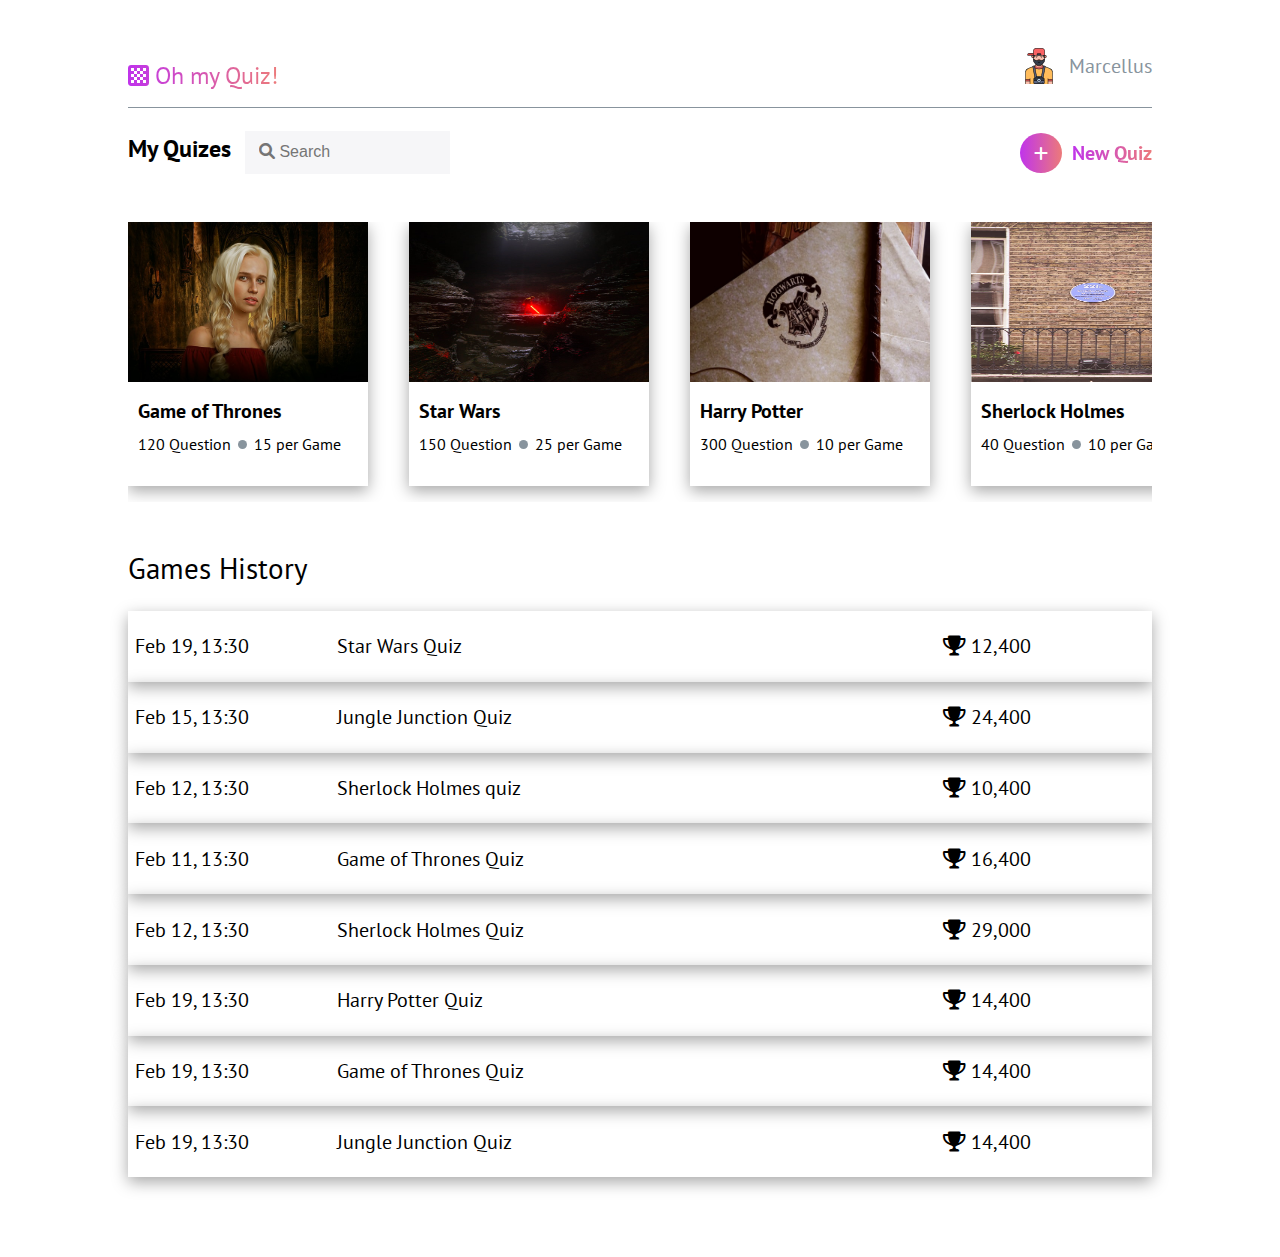
<file: index.html>
<!DOCTYPE html>
<html lang="en">

<head>
    <meta charset="UTF-8">
    <meta http-equiv="X-UA-Compatible" content="IE=edge">
    <meta name="viewport" content="width=device-width, initial-scale=1.0">
    <title>Oh My Quiz!</title>
    <link rel="stylesheet" href="https://cdnjs.cloudflare.com/ajax/libs/font-awesome/6.0.0/css/all.min.css"
        integrity="sha512-9usAa10IRO0HhonpyAIVpjrylPvoDwiPUiKdWk5t3PyolY1cOd4DSE0Ga+ri4AuTroPR5aQvXU9xC6qOPnzFeg=="
        crossorigin="anonymous" referrerpolicy="no-referrer" />
    <link rel="stylesheet" href="./css/style.css">
</head>

<body>
    <div class="container">
        <div class="nav-container">
            <div class="nav-brand-container">
                <span class="nav-brand-ic"><i class="fa-solid fa-chess-board"></i></span>
                <span class="nav-brand-title">Oh my Quiz!</span>
            </div>
            <a href='' class="nav-user-prfl">
                <img src="./assets/userPrfl.svg" alt="" class="user-prfl-img">
                <span class="user-prfl-title">Marcellus</span>
            </a>
        </div>
        <div class="nav-sec-container">
            <div class="nav-sec-ls">
                <span class="nav-sec-title">My Quizes</span>
                <input type="text" class="nav-sec-querybar" placeholder="&#xF002; Search"
                    style="font-family:Arial, FontAwesome"></input>
            </div>
            <a href="./pages/rules/rules.html" class="nav-sec-rs">
                <div class="nav-sec-act-bg">
                    <i class="fa-solid fa-plus"></i>
                </div>
                <span class="nav-sec-act-title">New Quiz</span>
            </a>
        </div>
        <div class="quiz-listing-container">
            <a href = "./pages/quiz-questions/question.html" class="quiz-card">
                <img src="./assets/quiz-img1.jpg" alt="quiz image" class="quiz-card-img">
                <span class="quiz-card-title">Game of Thrones</span>
                <div class="quiz-card-details">
                    <span class="quiz-que-count">120 Question</span>
                    <div class="dot"></div>
                    <span class="quiz-que-each-game">15 per Game</span>
                </div>
            </a>
            <a href="./pages/quiz-questions/question.html" class="quiz-card">
                <img src="./assets/quiz-img2.jpg" alt="" class="quiz-card-img">
                <span class="quiz-card-title">Star Wars</span>
                <div class="quiz-card-details">
                    <span class="quiz-que-count">150 Question</span>
                    <div class="dot"></div>
                    <span class="quiz-que-each-game">25 per Game</span>
                </div>
            </a>
            <a href="./pages/quiz-questions/question.html" class="quiz-card">
                <img src="./assets/quiz-img3.jpg" alt="" class="quiz-card-img">
                <span class="quiz-card-title">Harry Potter</span>
                <div class="quiz-card-details">
                    <span class="quiz-que-count">300 Question</span>
                    <div class="dot"></div>
                    <span class="quiz-que-each-game">10 per Game</span>
                </div>
            </a>
            <a href="./pages/quiz-questions/question.html" class="quiz-card">
                <img src="./assets/quiz-img4.jpg" alt="" class="quiz-card-img">
                <span class="quiz-card-title">Sherlock Holmes</span>
                <div class="quiz-card-details">
                    <span class="quiz-que-count">40 Question</span>
                    <div class="dot"></div>
                    <span class="quiz-que-each-game">10 per Game</span>
                </div>
            </a>
            <a href="./pages/quiz-questions/question.html" class="quiz-card">
                <img src="./assets/quiz-img5.jpg" alt="" class="quiz-card-img">
                <span class="quiz-card-title">Jungle Junction</span>
                <div class="quiz-card-details">
                    <span class="quiz-que-count">200 Question</span>
                    <div class="dot"></div>
                    <span class="quiz-que-each-game">20 per Game</span>
                </div>
            </a>
        </div>
        <div class="quiz-scores-container">
            <div class="quiz-scores-row-title">Games History</div>
            <div class="quiz-score-row">
                <span class="quiz-score-time">Feb 19, 13:30</span>
                <span class="quiz-score-title">Star Wars Quiz</span>
                <span class="quiz-score-container">
                    <i class="fa-solid fa-trophy"></i>
                    <span class="quiz-score">12,400</span>
                </span>
            </div>
            <div class="quiz-score-row">
                <span class="quiz-score-time">Feb 15, 13:30</span>
                <span class="quiz-score-title">Jungle Junction Quiz</span>
                <span class="quiz-score-container">
                    <i class="fa-solid fa-trophy"></i>
                    <span class="quiz-score">24,400</span>
                </span>
            </div>
            <div class="quiz-score-row">
                <span class="quiz-score-time">Feb 12, 13:30</span>
                <span class="quiz-score-title">Sherlock Holmes quiz</span>
                <span class="quiz-score-container">
                    <i class="fa-solid fa-trophy"></i>
                    <span class="quiz-score">10,400</span>
                </span>
            </div>
            <div class="quiz-score-row">
                <span class="quiz-score-time">Feb 11, 13:30</span>
                <span class="quiz-score-title">Game of Thrones Quiz</span>
                <span class="quiz-score-container">
                    <i class="fa-solid fa-trophy"></i>
                    <span class="quiz-score">16,400</span>
                </span>
            </div>
            <div class="quiz-score-row">
                <span class="quiz-score-time">Feb 12, 13:30</span>
                <span class="quiz-score-title">Sherlock Holmes Quiz</span>
                <span class="quiz-score-container">
                    <i class="fa-solid fa-trophy"></i>
                    <span class="quiz-score">29,000</span>
                </span>
            </div>
            <div class="quiz-score-row">
                <span class="quiz-score-time">Feb 19, 13:30</span>
                <span class="quiz-score-title">Harry Potter Quiz</span>
                <span class="quiz-score-container">
                    <i class="fa-solid fa-trophy"></i>
                    <span class="quiz-score">14,400</span>
                </span>
            </div>
            <div class="quiz-score-row">
                <span class="quiz-score-time">Feb 19, 13:30</span>
                <span class="quiz-score-title">Game of Thrones Quiz</span>
                <span class="quiz-score-container">
                    <i class="fa-solid fa-trophy"></i>
                    <span class="quiz-score">14,400</span>
                </span>
            </div>
            <div class="quiz-score-row">
                <span class="quiz-score-time">Feb 19, 13:30</span>
                <span class="quiz-score-title">Jungle Junction Quiz</span>
                <span class="quiz-score-container">
                    <i class="fa-solid fa-trophy"></i>
                    <span class="quiz-score">14,400</span>
                </span>
            </div>
        </div>
    </div>
</body>

</html>
</file>
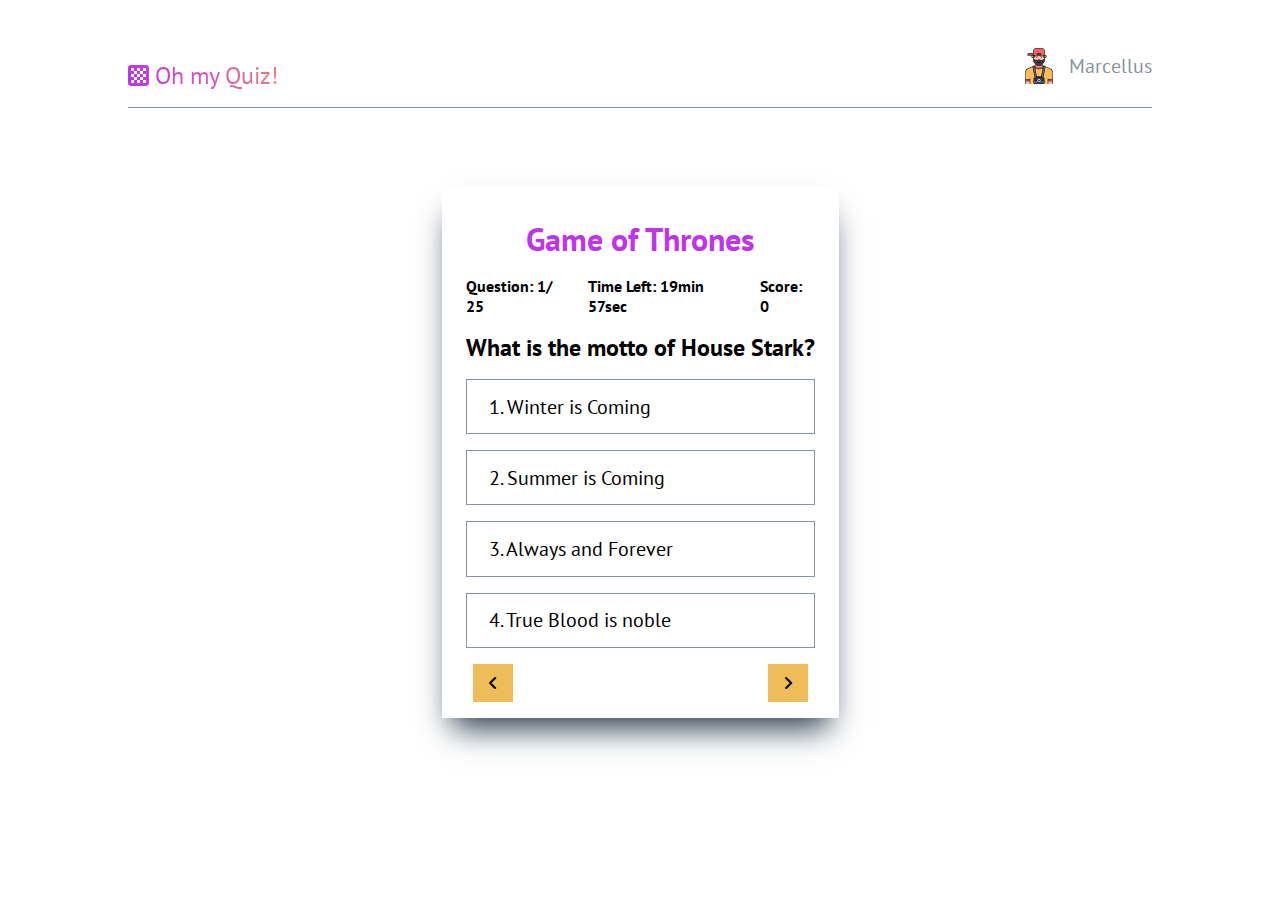
<file: pages/quiz-questions/question.html>
<!DOCTYPE html>
<html lang="en">

<head>
    <meta charset="UTF-8">
    <meta http-equiv="X-UA-Compatible" content="IE=edge">
    <meta name="viewport" content="width=device-width, initial-scale=1.0">
    <title>Oh My Quiz!</title>
    <link rel="stylesheet" href="https://cdnjs.cloudflare.com/ajax/libs/font-awesome/6.0.0/css/all.min.css"
        integrity="sha512-9usAa10IRO0HhonpyAIVpjrylPvoDwiPUiKdWk5t3PyolY1cOd4DSE0Ga+ri4AuTroPR5aQvXU9xC6qOPnzFeg=="
        crossorigin="anonymous" referrerpolicy="no-referrer" />
    <link rel="stylesheet" href="/css/style.css">
    <link rel="stylesheet" href="question.css">
</head>

<body>
    <div class="container">
        <div class="nav-container">
            <div class="nav-brand-container">
                <span class="nav-brand-ic"><i class="fa-solid fa-chess-board"></i></span>
                <span class="nav-brand-title">Oh my Quiz!</span>
            </div>
            <a href='' class="nav-user-prfl">
                <img src="/assets/userPrfl.svg" alt="" class="user-prfl-img">
                <span class="user-prfl-title">Marcellus</span>
            </a>
        </div>
        <!-- questions -->
        <div class="ques-container">
            <div class="card-container">
                <h1 class="card-title">Game of Thrones</h1>
                <div class="card-detail-container">
                    <span class="card-total-ques">Question: 1/ 25</span>
                    <div class="card-rem-time-container">
                        <span class="card-rem-time">Time Left: 19min 57sec </span>
                    </div>
                    <div class="card-live-score">Score: 0</div>
                </div>
                <div class="card-que-container">
                    <div class="que-container">
                        <span class="que-title">What is the motto of House Stark?</span>
                    </div>
                    <div class="que-opt-container">
                        <span class="que-opt">1. Winter is Coming </span>
                        <span class="que-opt">2. Summer is Coming </span>
                        <span class="que-opt">3. Always and Forever </span>
                        <span class="que-opt">4. True Blood is noble </span>
                    </div>
                </div>
                <div class="card-nav-btns">
                    <span class="card-btn card-rtbtn"><i class="fa-solid fa-angle-left"></i></span>
                    <span class="card-btn card-lfbtn"><i class="fa-solid fa-angle-right"></i></span>
                </div>
            </div>

        </div>
    </div>
</body>

</html>
</file>
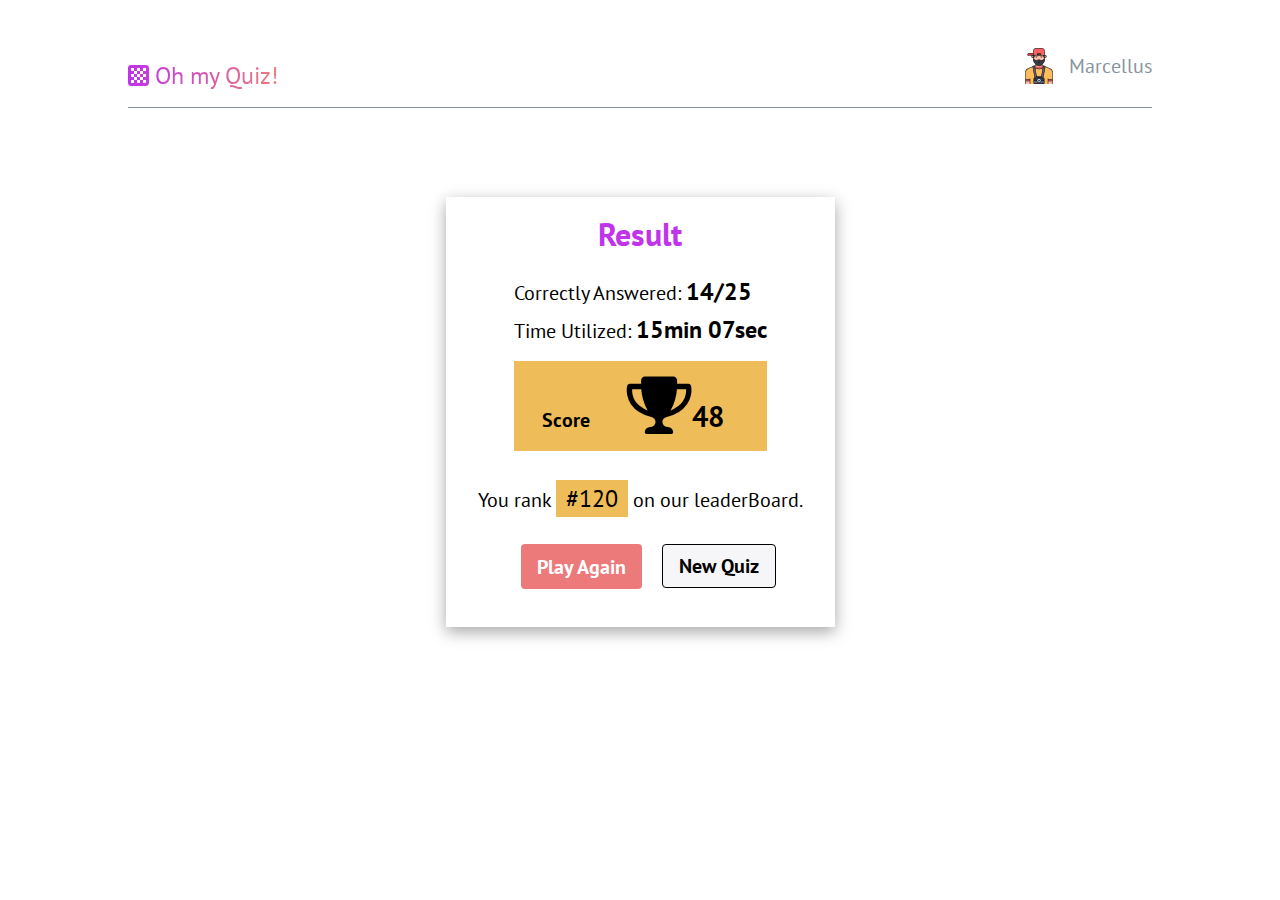
<file: pages/result/result.html>
<!DOCTYPE html>
<html lang="en">

<head>
    <meta charset="UTF-8">
    <meta http-equiv="X-UA-Compatible" content="IE=edge">
    <meta name="viewport" content="width=device-width, initial-scale=1.0">
    <title>Oh My Quiz!</title>
    <link rel="stylesheet" href="https://cdnjs.cloudflare.com/ajax/libs/font-awesome/6.0.0/css/all.min.css"
        integrity="sha512-9usAa10IRO0HhonpyAIVpjrylPvoDwiPUiKdWk5t3PyolY1cOd4DSE0Ga+ri4AuTroPR5aQvXU9xC6qOPnzFeg=="
        crossorigin="anonymous" referrerpolicy="no-referrer" />
    <link rel="stylesheet" href="/css/style.css">
    <link rel="stylesheet" href="result.css">
</head>

<body>
    <div class="container">
        <div class="nav-container">
            <div class="nav-brand-container">
                <span class="nav-brand-ic"><i class="fa-solid fa-chess-board"></i></span>
                <span class="nav-brand-title">Oh my Quiz!</span>
            </div>
            <a href='' class="nav-user-prfl">
                <img src="/assets/userPrfl.svg" alt="" class="user-prfl-img">
                <span class="user-prfl-title">Marcellus</span>
            </a>
        </div>
        <!-- questions -->
        <div class="result-card-container">
            <div class="card-container">
                <h1 class="card-title">Result</h1>
                <div class="card-detail-container">
                    <div class="card-detail">Correctly Answered: <span class="card-detail-hl">14/25</span>
                    </div>
                    <div class="card-detail">Time Utilized: <span class="card-detail-hl">15min 07sec</span></div>
                    <div class="card-detail card-score">Score <span class="card-detail-hl card-score-hl"> <i
                                class="fa-solid fa-2x fa-trophy"></i>48</span></div>
                </div>
                <div class="card-detail card-ldrboard-rank">You rank <span class="ldrboard-rank-hl">#120</span> on our
                    leaderBoard.
                </div>
                <div class="card-btn-container">
                    <a href="#" class=" action-btn pri-btn">Play Again</a>
                    <a href="#" class="action-btn sec-btn">New Quiz</a>
                </div>
            </div>

        </div>
    </div>
</body>

</html>
</file>
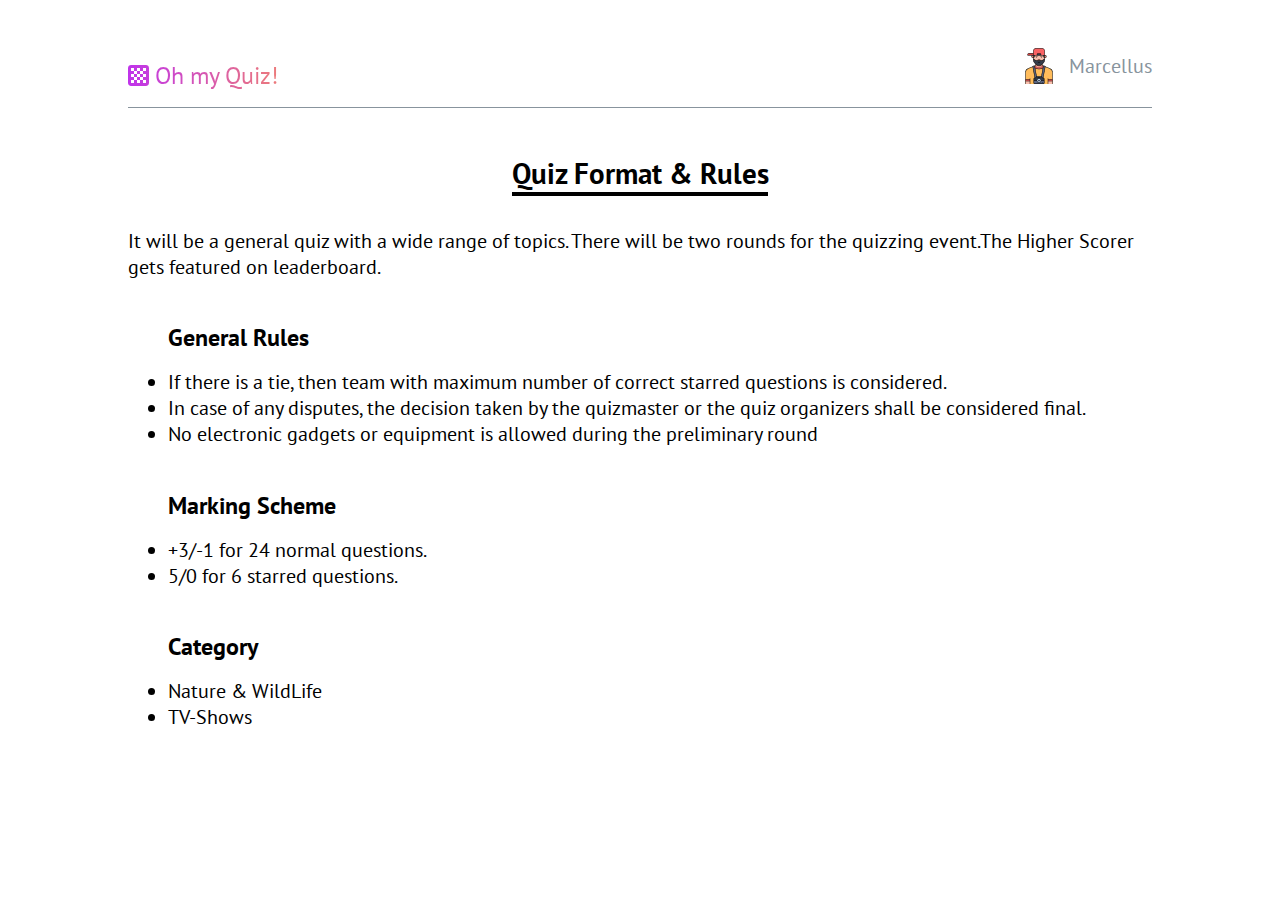
<file: pages/rules/rules.html>
<!DOCTYPE html>
<html lang="en">

<head>
    <meta charset="UTF-8">
    <meta http-equiv="X-UA-Compatible" content="IE=edge">
    <meta name="viewport" content="width=device-width, initial-scale=1.0">
    <title>Oh My Quiz!</title>
    <link rel="stylesheet" href="https://cdnjs.cloudflare.com/ajax/libs/font-awesome/6.0.0/css/all.min.css"
        integrity="sha512-9usAa10IRO0HhonpyAIVpjrylPvoDwiPUiKdWk5t3PyolY1cOd4DSE0Ga+ri4AuTroPR5aQvXU9xC6qOPnzFeg=="
        crossorigin="anonymous" referrerpolicy="no-referrer" />
    <link rel="stylesheet" href="/css/style.css">
    <link rel="stylesheet" href="rules.css">
</head>

<body>
    <div class="container">
        <div class="nav-container">
            <div class="nav-brand-container">
                <span class="nav-brand-ic"><i class="fa-solid fa-chess-board"></i></span>
                <span class="nav-brand-title">Oh my Quiz!</span>
            </div>
            <a href='' class="nav-user-prfl">
                <img src="/assets/userPrfl.svg" alt="" class="user-prfl-img">
                <span class="user-prfl-title">Marcellus</span>
            </a>
        </div>
        <!-- questions -->
        <div class="quiz-rules-container">
            <div class="rules-inner-container">
                <div class="rules-header-container">
                    <span class="rules-title">Quiz Format & Rules</span>
                    <div class="underline-s"></div>
                    <span class="rules-title-desc">
                        It will be a general quiz with a wide range of topics. There will be two rounds for the
                        quizzing event.The Higher Scorer gets featured on leaderboard.
                    </span>
                </div>
                <div class="rules-list">
                    <ul class="rule-container">
                        <span class="rule-header">General Rules</span>
                        <li class="rule-content">If there is a tie, then team with maximum number of correct starred
                            questions is
                            considered. </li>
                        <li class="rule-content">In case of any disputes, the decision taken by the quizmaster or
                            the
                            quiz organizers
                            shall be considered final.</li>
                        <li class="rule-content"> No electronic gadgets or equipment is allowed during the
                            preliminary round</li>
                    </ul>
                    <ul class="rule-container">
                        <span class="rule-header">Marking Scheme</span>
                        <li class="rule-content"> +3/-1 for 24 normal questions. </li>
                        <li class="rule-content">5/0 for 6 starred questions.</li>
                    </ul>
                    <ul class="rule-container">
                        <span class="rule-header">Category</span>
                        <li class="rule-content">Nature & WildLife</li>
                        <li class="rule-content">TV-Shows</li>
                    </ul>

                </div>
            </div>

        </div>
    </div>
</body>

</html>
</file>
<file: css/style.css>
@import url(navbar.css);
@import url(content.css);
@import url(variable.css);
@import url("https://fonts.googleapis.com/css2?family=PT+Sans&family=Source+Sans+Pro:wght@300&display=swap");

body {
  box-sizing: border-box;
  padding: 0;
  margin: 0;
  background-color: var(--bg-clr);
  font-family: "PT Sans", sans-serif;
}
.container {
  width: 80%;
  margin: 0 auto;
}
</file>
<file: pages/quiz-questions/question.css>
.ques-container {
  display: flex;
  justify-content: center;
  margin-top: 7vh;
  padding: 1rem;
  padding-bottom: 6rem;
}

.card-container {
  display: flex;
  flex-direction: column;
  align-items: center;
  padding: 1rem 1.5rem;
  box-shadow: var(--box-shadow-1);
}

.card-title {
  margin: 1rem 0;
  color: var(--primary-clr);
  cursor: pointer;
}

.card-detail-container {
  display: flex;
  width: 100%;
  justify-content: space-around;
  gap: 4%;
  margin-bottom: 1rem;
  font-size: var(--font-size-4);
  font-weight: var(--fw-1);
}

.que-container {
  font-size: var(--font-size-2);
  font-weight: var(--fw-1);
  margin-bottom: 1rem;
}

.que-opt-container {
  display: flex;
  flex-direction: column;
}

.que-opt {
  margin-bottom: 1rem;
  padding: 0.85rem 1.4rem;
  border: 1px solid var(--complementary-clr);
  font-size: var(--font-size-3);
  cursor: pointer;
  transition: all 0.4s ease-out;
}

.que-opt:hover {
  background-color: var(--black-clr);
  color: var(--bg-clr);
}

.card-nav-btns {
  display: flex;
  width: 100%;
  justify-content: space-between;
}

.card-btn {
  padding: 9px 1rem;
  margin: 0 7px;
  background-color: var(--tertiary-clr);
  cursor: pointer;
}
</file>
<file: pages/result/result.css>
.result-card-container {
  display: flex;
  justify-content: center;
  margin-top: 10vh;
}

.card-container {
  display: flex;
  flex-direction: column;
  align-items: center;
  padding: 1rem 2rem;
  box-shadow: var(--box-shadow-2);
}

.card-title {
  color: var(--primary-clr);
  margin-top: 0rem;
}
.card-detail {
  font-size: var(--font-size-3);
  margin-bottom: 7px;
}
.card-detail-hl {
  font-size: var(--font-size-2);
  font-weight: var(--fw-1);
}
.card-score {
  margin-top: 1rem;
  margin-bottom: 1rem;
  font-weight: var(--fw-1);
  padding: 1rem;
  padding-left: 1.8rem;
  background-color: var(--tertiary-clr);
}
.card-score-hl {
  margin-left: 2rem;
  font-size: var(--font-size-1);
}
.card-ldrboard-rank {
  margin-top: 1rem;
}
.ldrboard-rank-hl {
  font-size: var(--font-size-2);
  padding: 3px 10px;
  background-color: var(--tertiary-clr);
}
.card-btn-container {
  margin: 2rem 0;
}
.action-btn {
  padding: 0.6rem 1rem;
  background-color: var(--secondary-clr);
  text-decoration: none;
  font-size: var(--font-size-3);
  font-weight: var(--fw-1);
  color: var(--bg-clr);
  margin-left: 1rem;
  border-radius: 4px;
  transition: all 0.4s ease-out;
}
.sec-btn {
  padding: 0.5rem 1rem;
  background-color: var(--bg-clr-1);
  border: 1px solid var(--black-clr);
  color: var(--black-clr);
}
.pri-btn:hover {
  background-color: var(--red-shade-clr);
}
.sec-btn:hover {
  color: var(--bg-clr);
  background-color: var(--black-clr);
}
</file>
<file: pages/rules/rules.css>
.rules-inner-container {
  display: flex;
  flex-direction: column;
  justify-content: center;
  margin-top: 3rem;
  font-size: var(--font-size-3);
}
.rule-container {
  display: flex;
  flex-direction: column;
}
.rules-header-container {
  display: flex;
  flex-direction: column;
  justify-content: center;
  font-size: var(--font-size-3);
}
.underline-s {
  border-bottom: 4px solid black;
  width: 16rem;
  margin: 0 auto;
  margin-bottom: 2rem;
}
.rules-title {
  text-align: center;
  font-size: var(--font-size-1);
  font-weight: var(--fw-1);
}
.rule-header {
  font-size: var(--font-size-2);
  font-weight: var(--fw-1);
  margin-bottom: 1rem;
  margin-top: 1.4rem;
}
</file>
